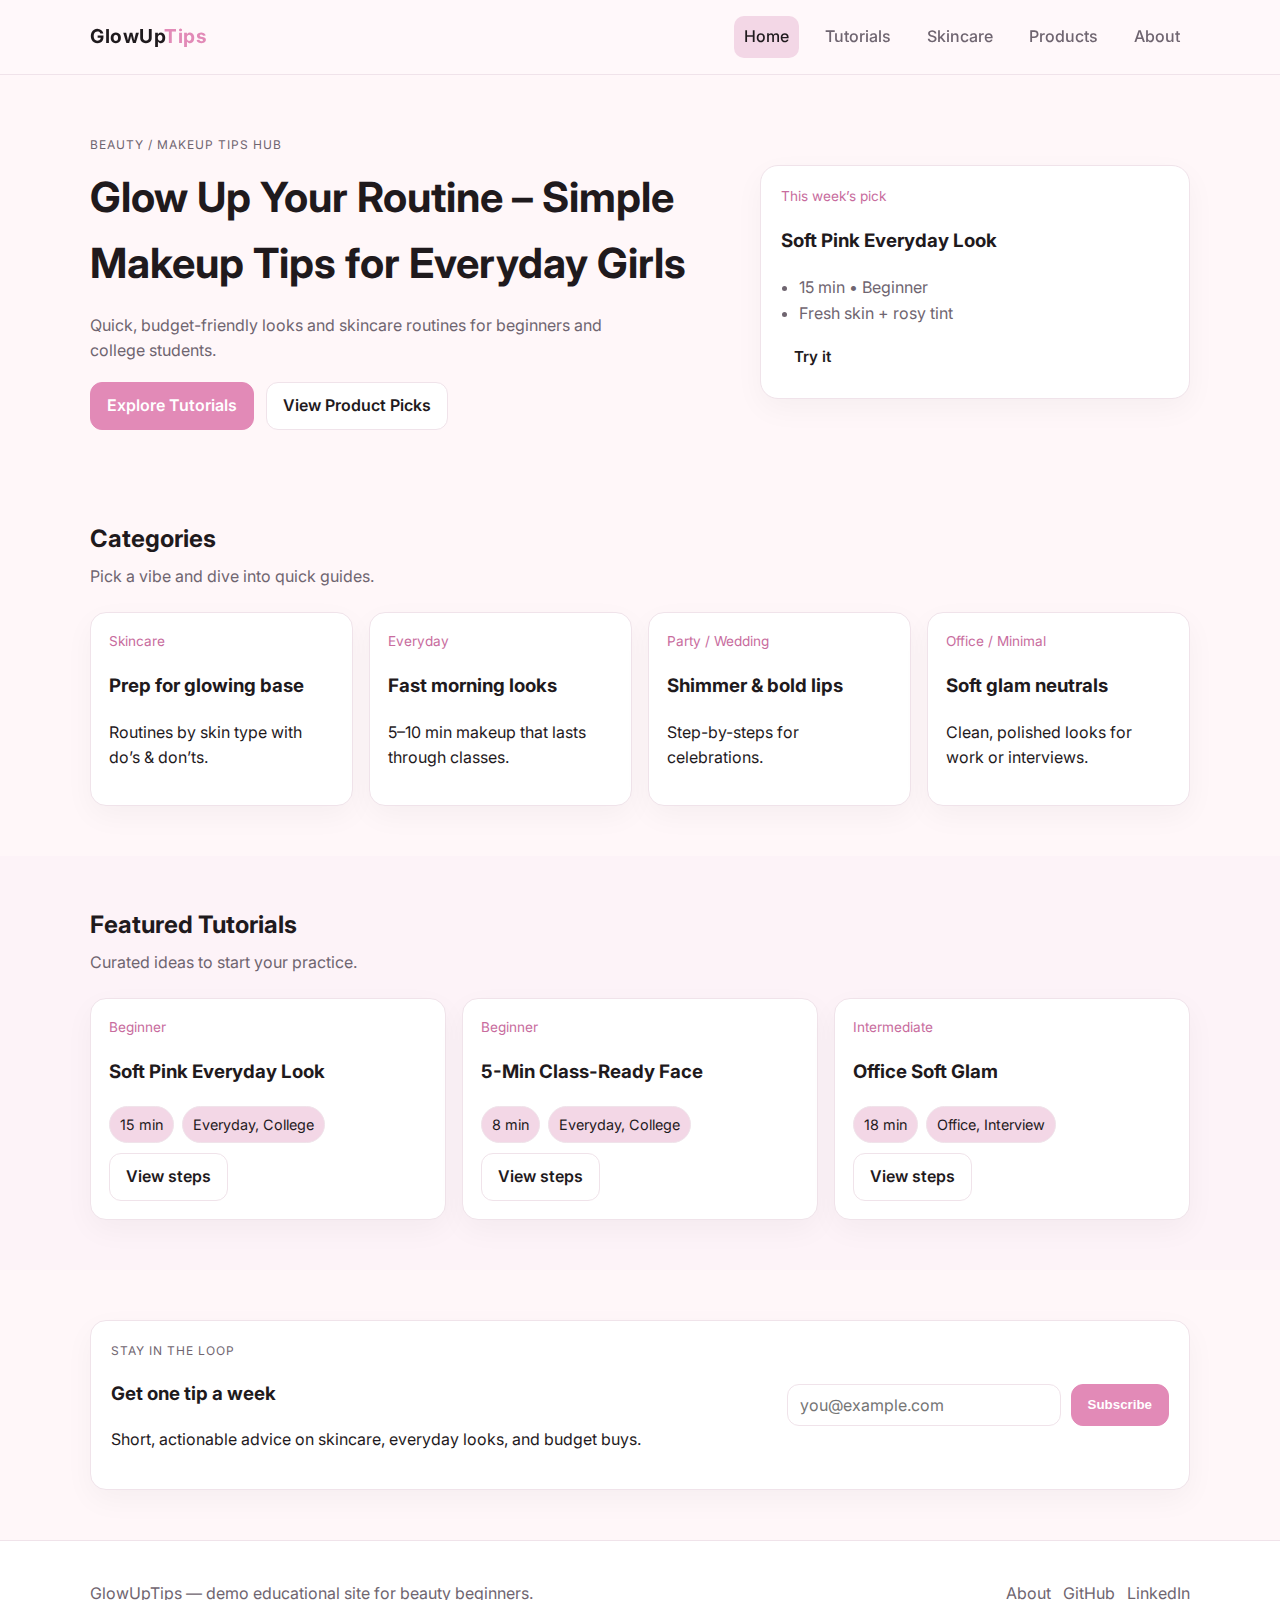
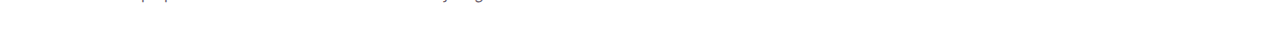
<file: beauty/index.html>
<!DOCTYPE html>
<html lang="en">
<head>
  <meta charset="UTF-8">
  <meta name="viewport" content="width=device-width, initial-scale=1.0">
  <title>Beauty Tips Hub | Glow Up Your Routine</title>
  <link rel="stylesheet" href="assets/css/styles.css">
</head>
<body>
  <header class="site-header">
    <div class="container header-inner">
      <div class="logo">GlowUp<span>Tips</span></div>
      <nav id="navbar" class="nav">
        <a href="index.html" class="active">Home</a>
        <a href="tutorials.html">Tutorials</a>
        <a href="tips.html">Skincare</a>
        <a href="products.html">Products</a>
        <a href="about.html">About</a>
      </nav>
      <button class="icon-btn" id="navToggle" aria-label="Toggle menu">☰</button>
    </div>
  </header>

  <main>
    <section class="hero">
      <div class="container hero-inner">
        <div class="hero-copy">
          <p class="eyebrow">Beauty / Makeup Tips Hub</p>
          <h1>Glow Up Your Routine – Simple Makeup Tips for Everyday Girls</h1>
          <p class="lead">Quick, budget-friendly looks and skincare routines for beginners and college students.</p>
          <div class="cta-row">
            <a class="btn primary" href="tutorials.html">Explore Tutorials</a>
            <a class="btn ghost" href="products.html">View Product Picks</a>
          </div>
        </div>
        <div class="hero-card">
          <p class="label">This week’s pick</p>
          <h3>Soft Pink Everyday Look</h3>
          <ul>
            <li>15 min • Beginner</li>
            <li>Fresh skin + rosy tint</li>
          </ul>
          <a class="btn small" href="tutorial.html?id=soft-pink-everyday">Try it</a>
        </div>
      </div>
    </section>

    <section class="section">
      <div class="container">
        <div class="section-heading">
          <h2>Categories</h2>
          <p>Pick a vibe and dive into quick guides.</p>
        </div>
        <div class="grid cards-4">
          <a class="card link-card" href="tips.html">
            <p class="label">Skincare</p>
            <h3>Prep for glowing base</h3>
            <p>Routines by skin type with do’s & don’ts.</p>
          </a>
          <a class="card link-card" href="tutorials.html?occasion=Everyday">
            <p class="label">Everyday</p>
            <h3>Fast morning looks</h3>
            <p>5–10 min makeup that lasts through classes.</p>
          </a>
          <a class="card link-card" href="tutorials.html?occasion=Party">
            <p class="label">Party / Wedding</p>
            <h3>Shimmer & bold lips</h3>
            <p>Step-by-steps for celebrations.</p>
          </a>
          <a class="card link-card" href="tutorials.html?occasion=Office">
            <p class="label">Office / Minimal</p>
            <h3>Soft glam neutrals</h3>
            <p>Clean, polished looks for work or interviews.</p>
          </a>
        </div>
      </div>
    </section>

    <section class="section muted">
      <div class="container">
        <div class="section-heading">
          <h2>Featured Tutorials</h2>
          <p>Curated ideas to start your practice.</p>
        </div>
        <div class="grid cards-3" id="featuredTutorials"></div>
      </div>
    </section>

    <section class="section">
      <div class="container newsletter">
        <div>
          <p class="eyebrow">Stay in the loop</p>
          <h3>Get one tip a week</h3>
          <p>Short, actionable advice on skincare, everyday looks, and budget buys.</p>
        </div>
        <form id="newsletterForm" class="newsletter-form">
          <input type="email" name="email" placeholder="you@example.com" required>
          <button class="btn primary" type="submit">Subscribe</button>
        </form>
      </div>
    </section>
  </main>

  <footer class="site-footer">
    <div class="container footer-inner">
      <p>GlowUpTips — demo educational site for beauty beginners.</p>
      <div class="footer-links">
        <a href="about.html">About</a>
        <a href="https://github.com/" target="_blank" rel="noreferrer">GitHub</a>
        <a href="https://www.linkedin.com/" target="_blank" rel="noreferrer">LinkedIn</a>
      </div>
    </div>
  </footer>

  <script src="assets/js/main.js"></script>
</body>
</html>
</file>
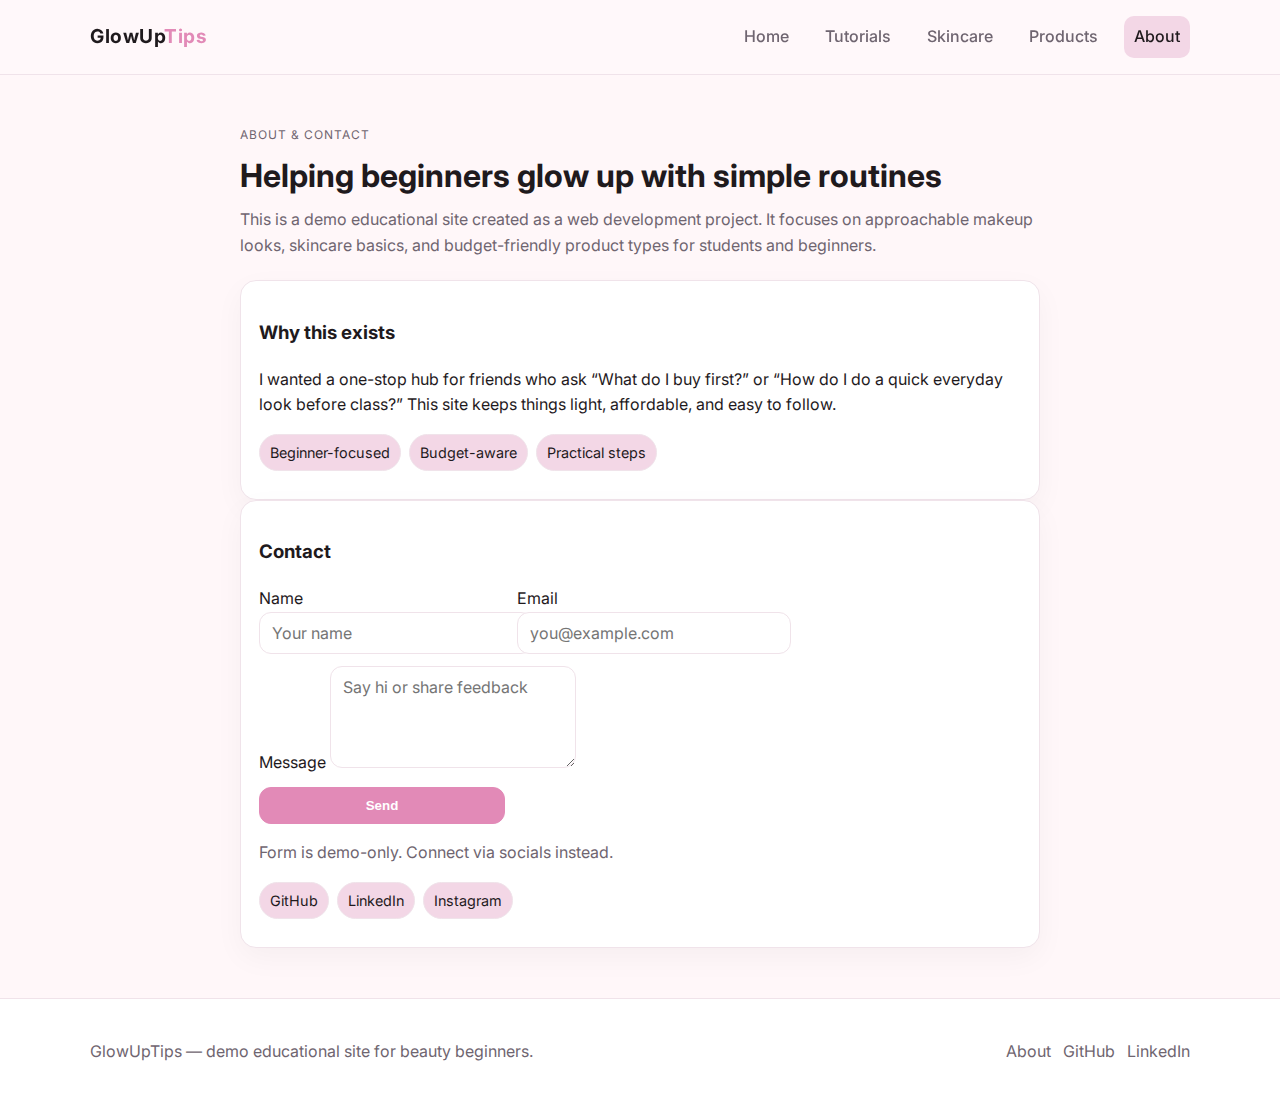
<file: beauty/about.html>
<!DOCTYPE html>
<html lang="en">
<head>
  <meta charset="UTF-8">
  <meta name="viewport" content="width=device-width, initial-scale=1.0">
  <title>About | GlowUpTips</title>
  <link rel="stylesheet" href="assets/css/styles.css">
</head>
<body>
  <header class="site-header">
    <div class="container header-inner">
      <div class="logo">GlowUp<span>Tips</span></div>
      <nav id="navbar" class="nav">
        <a href="index.html">Home</a>
        <a href="tutorials.html">Tutorials</a>
        <a href="tips.html">Skincare</a>
        <a href="products.html">Products</a>
        <a href="about.html" class="active">About</a>
      </nav>
      <button class="icon-btn" id="navToggle" aria-label="Toggle menu">☰</button>
    </div>
  </header>

  <main class="page">
    <section class="section">
      <div class="container narrow">
        <div class="section-heading">
          <p class="eyebrow">About & Contact</p>
          <h1>Helping beginners glow up with simple routines</h1>
          <p>This is a demo educational site created as a web development project. It focuses on approachable makeup looks, skincare basics, and budget-friendly product types for students and beginners.</p>
        </div>

        <div class="card">
          <h3>Why this exists</h3>
          <p>I wanted a one-stop hub for friends who ask “What do I buy first?” or “How do I do a quick everyday look before class?” This site keeps things light, affordable, and easy to follow.</p>
          <ul class="pill-row">
            <li class="chip">Beginner-focused</li>
            <li class="chip">Budget-aware</li>
            <li class="chip">Practical steps</li>
          </ul>
        </div>

        <div class="card">
          <h3>Contact</h3>
          <form class="form-grid">
            <label> Name <input type="text" name="name" placeholder="Your name" required> </label>
            <label> Email <input type="email" name="email" placeholder="you@example.com" required> </label>
            <label class="full"> Message <textarea name="message" rows="4" placeholder="Say hi or share feedback" required></textarea> </label>
            <button class="btn primary" type="submit">Send</button>
          </form>
          <p class="muted-text">Form is demo-only. Connect via socials instead.</p>
          <div class="pill-row">
            <a class="chip" href="https://github.com/" target="_blank" rel="noreferrer">GitHub</a>
            <a class="chip" href="https://www.linkedin.com/" target="_blank" rel="noreferrer">LinkedIn</a>
            <a class="chip" href="https://www.instagram.com/" target="_blank" rel="noreferrer">Instagram</a>
          </div>
        </div>
      </div>
    </section>
  </main>

  <footer class="site-footer">
    <div class="container footer-inner">
      <p>GlowUpTips — demo educational site for beauty beginners.</p>
      <div class="footer-links">
        <a href="about.html">About</a>
        <a href="https://github.com/" target="_blank" rel="noreferrer">GitHub</a>
        <a href="https://www.linkedin.com/" target="_blank" rel="noreferrer">LinkedIn</a>
      </div>
    </div>
  </footer>

  <script src="assets/js/main.js"></script>
</body>
</html>
</file>
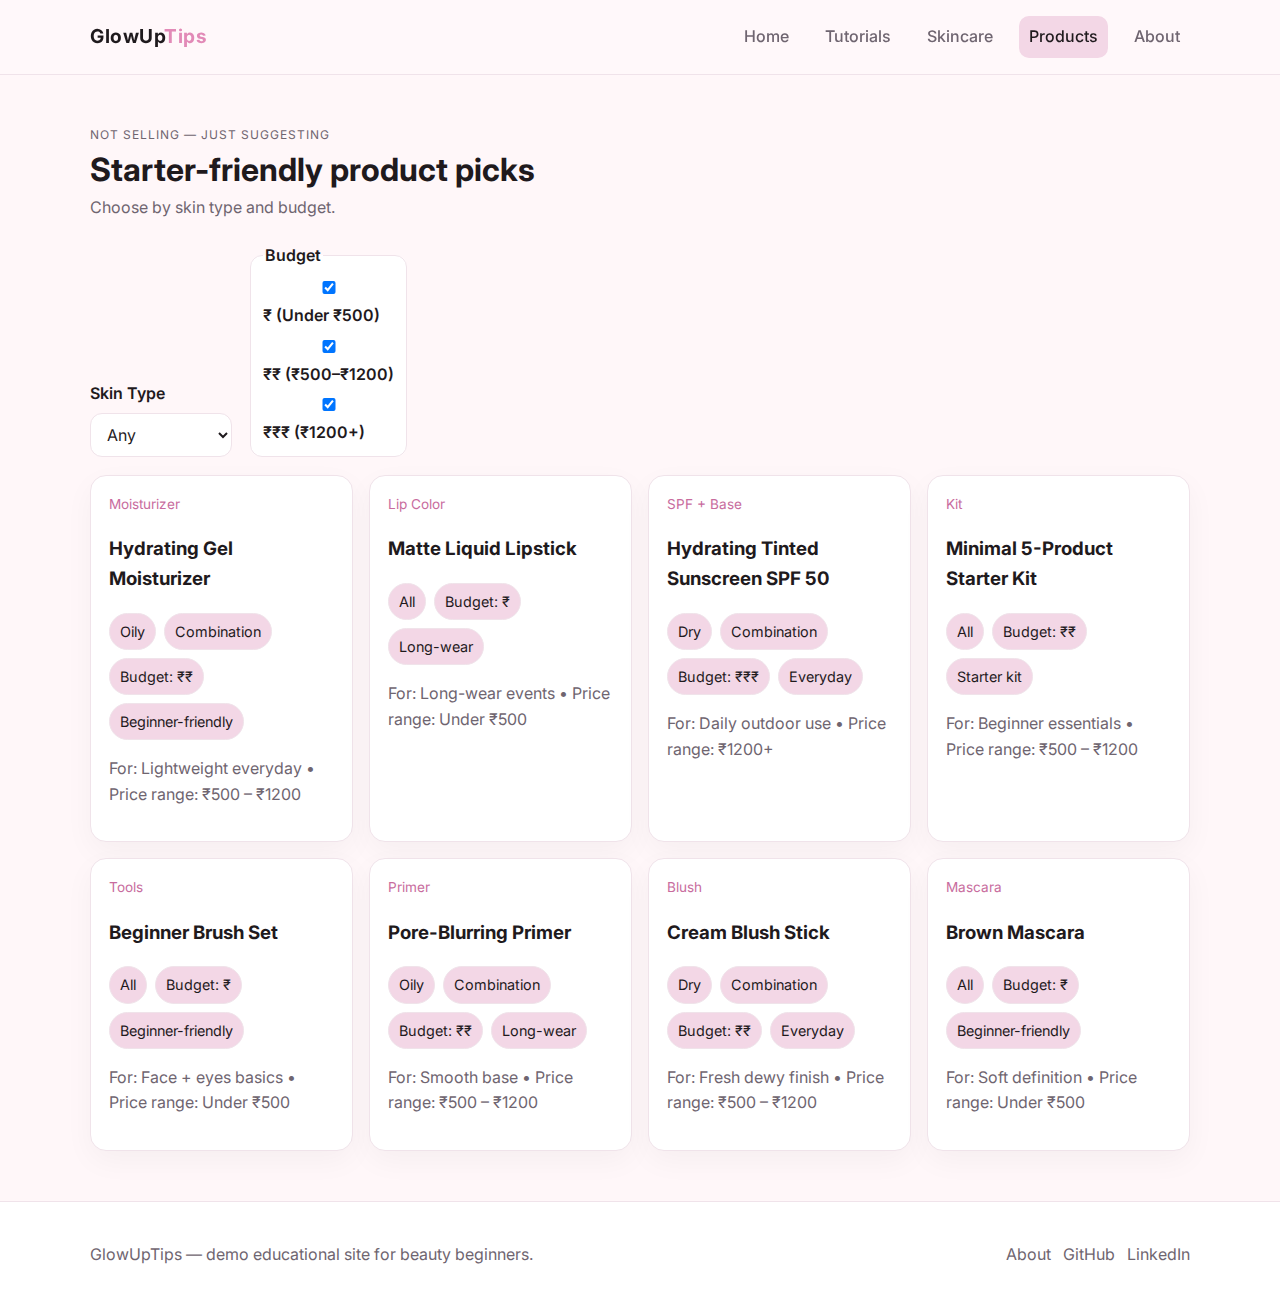
<file: beauty/products.html>
<!DOCTYPE html>
<html lang="en">
<head>
  <meta charset="UTF-8">
  <meta name="viewport" content="width=device-width, initial-scale=1.0">
  <title>Product Suggestions | GlowUpTips</title>
  <link rel="stylesheet" href="assets/css/styles.css">
</head>
<body>
  <header class="site-header">
    <div class="container header-inner">
      <div class="logo">GlowUp<span>Tips</span></div>
      <nav id="navbar" class="nav">
        <a href="index.html">Home</a>
        <a href="tutorials.html">Tutorials</a>
        <a href="tips.html">Skincare</a>
        <a href="products.html" class="active">Products</a>
        <a href="about.html">About</a>
      </nav>
      <button class="icon-btn" id="navToggle" aria-label="Toggle menu">☰</button>
    </div>
  </header>

  <main class="page">
    <section class="section">
      <div class="container">
        <div class="section-heading space-between">
          <div>
            <p class="eyebrow">Not selling — just suggesting</p>
            <h1>Starter-friendly product picks</h1>
            <p>Choose by skin type and budget.</p>
          </div>
        </div>

        <div class="filters">
          <label>
            Skin Type
            <select id="filterSkin">
              <option value="">Any</option>
              <option value="Oily">Oily</option>
              <option value="Dry">Dry</option>
              <option value="Combination">Combination</option>
              <option value="All">All</option>
            </select>
          </label>
          <fieldset class="budget-group">
            <legend>Budget</legend>
            <label><input type="checkbox" value="₹" checked> ₹ (Under ₹500)</label>
            <label><input type="checkbox" value="₹₹" checked> ₹₹ (₹500–₹1200)</label>
            <label><input type="checkbox" value="₹₹₹" checked> ₹₹₹ (₹1200+)</label>
          </fieldset>
        </div>

        <div class="grid cards-3" id="productGrid"></div>
        <p id="productEmpty" class="muted-text hidden">No products match those filters yet.</p>
      </div>
    </section>
  </main>

  <footer class="site-footer">
    <div class="container footer-inner">
      <p>GlowUpTips — demo educational site for beauty beginners.</p>
      <div class="footer-links">
        <a href="about.html">About</a>
        <a href="https://github.com/" target="_blank" rel="noreferrer">GitHub</a>
        <a href="https://www.linkedin.com/" target="_blank" rel="noreferrer">LinkedIn</a>
      </div>
    </div>
  </footer>

  <script src="assets/js/main.js"></script>
  <script src="assets/js/products.js"></script>
</body>
</html>
</file>
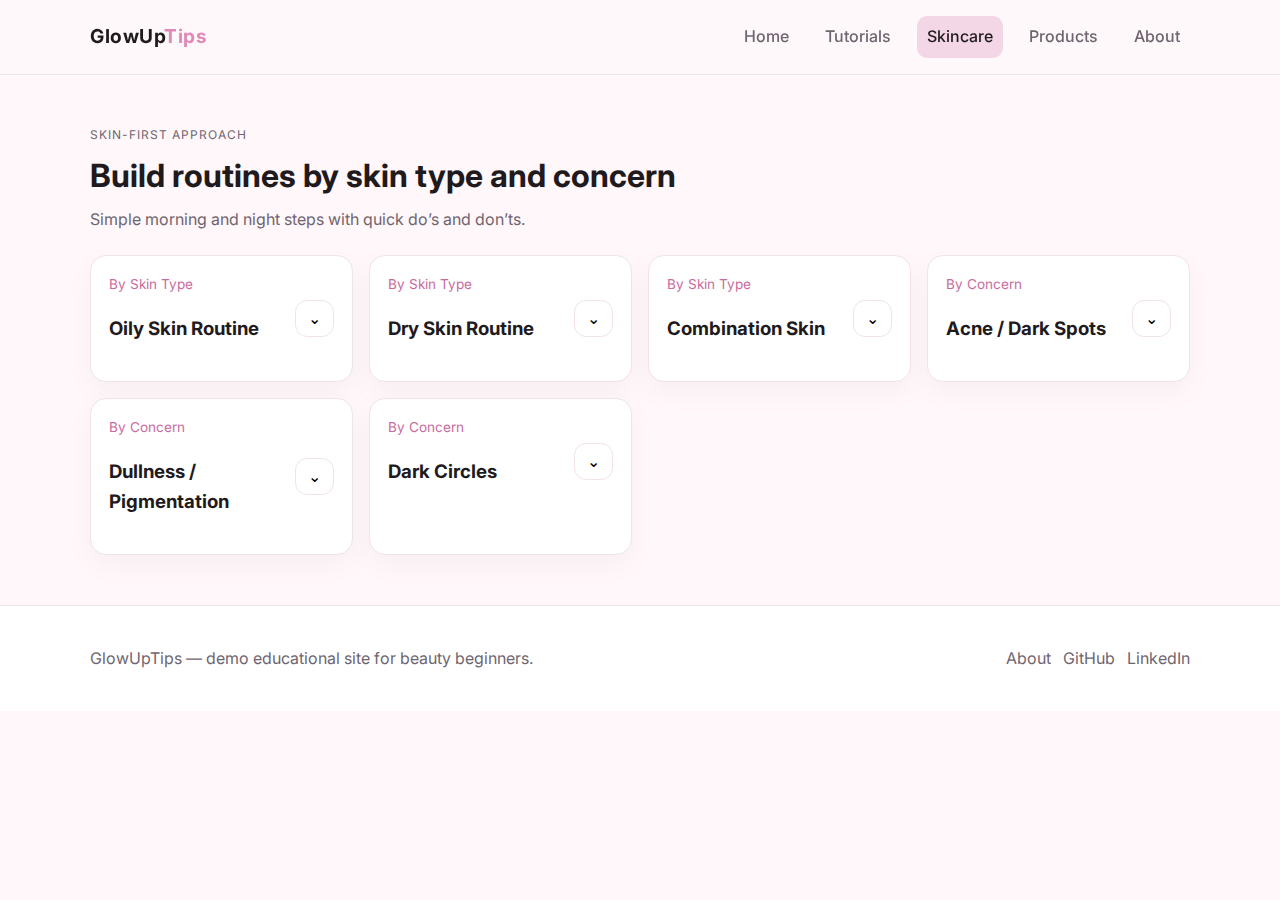
<file: beauty/tips.html>
<!DOCTYPE html>
<html lang="en">
<head>
  <meta charset="UTF-8">
  <meta name="viewport" content="width=device-width, initial-scale=1.0">
  <title>Skincare Tips | GlowUpTips</title>
  <link rel="stylesheet" href="assets/css/styles.css">
</head>
<body>
  <header class="site-header">
    <div class="container header-inner">
      <div class="logo">GlowUp<span>Tips</span></div>
      <nav id="navbar" class="nav">
        <a href="index.html">Home</a>
        <a href="tutorials.html">Tutorials</a>
        <a href="tips.html" class="active">Skincare</a>
        <a href="products.html">Products</a>
        <a href="about.html">About</a>
      </nav>
      <button class="icon-btn" id="navToggle" aria-label="Toggle menu">☰</button>
    </div>
  </header>

  <main class="page">
    <section class="section">
      <div class="container">
        <div class="section-heading">
          <p class="eyebrow">Skin-first approach</p>
          <h1>Build routines by skin type and concern</h1>
          <p>Simple morning and night steps with quick do’s and don’ts.</p>
        </div>
        <div class="grid cards-3" id="tipsGrid">
          <!-- Cards inserted via JS -->
        </div>
      </div>
    </section>
  </main>

  <footer class="site-footer">
    <div class="container footer-inner">
      <p>GlowUpTips — demo educational site for beauty beginners.</p>
      <div class="footer-links">
        <a href="about.html">About</a>
        <a href="https://github.com/" target="_blank" rel="noreferrer">GitHub</a>
        <a href="https://www.linkedin.com/" target="_blank" rel="noreferrer">LinkedIn</a>
      </div>
    </div>
  </footer>

  <script src="assets/js/main.js"></script>
  <script>
    const tipsData = [
      {
        title: "Oily Skin Routine",
        tag: "By Skin Type",
        morning: ["Gel cleanser", "Oil-free moisturizer", "Broad spectrum SPF"],
        night: ["Double cleanse", "Niacinamide serum", "Light gel moisturizer"],
        dos: ["Use non-comedogenic products", "Blot paper over powder for touch-ups"],
        donts: ["Skip moisturizer", "Use harsh scrubs daily"]
      },
      {
        title: "Dry Skin Routine",
        tag: "By Skin Type",
        morning: ["Cream cleanser", "Hydrating toner", "Ceramide moisturizer + SPF"],
        night: ["Gentle cleanse", "Hyaluronic serum on damp skin", "Rich moisturizer or sleeping mask"],
        dos: ["Layer hydration", "Use lukewarm water"],
        donts: ["Overuse foaming cleansers", "Sleep without sealing moisture"]
      },
      {
        title: "Combination Skin",
        tag: "By Skin Type",
        morning: ["Gentle cleanser", "Light moisturizer", "SPF 50"],
        night: ["Target T-zone with BHA 2–3x/week", "Hydrating serum", "Gel cream"],
        dos: ["Spot treat oily areas", "Balance not strip"],
        donts: ["Apply heavy oils on T-zone", "Ignore SPF on cloudy days"]
      },
      {
        title: "Acne / Dark Spots",
        tag: "By Concern",
        morning: ["Salicylic cleanser", "Light moisturizer", "SPF (mandatory)"],
        night: ["BHA toner 2–3x/week", "Azelaic acid or niacinamide", "Oil-free moisturizer"],
        dos: ["Patch test actives", "Change pillowcases often"],
        donts: ["Pick at blemishes", "Layer too many actives at once"]
      },
      {
        title: "Dullness / Pigmentation",
        tag: "By Concern",
        morning: ["Gentle cleanse", "Vitamin C serum", "Moisturizer + SPF"],
        night: ["Cleanse", "AHA serum 2–3x/week", "Barrier-support cream"],
        dos: ["Introduce actives slowly", "Use SPF daily"],
        donts: ["Combine strong acids in one routine", "Skip moisture"]
      },
      {
        title: "Dark Circles",
        tag: "By Concern",
        morning: ["Cool compress", "Hydrating eye gel", "SPF around eyes"],
        night: ["Cleanse", "Caffeine or peptide eye serum", "Moisturizer"],
        dos: ["Sleep and hydrate", "Use sunscreen near eyes"],
        donts: ["Rub eyes when removing makeup", "Apply strong retinoids without guidance"]
      }
    ];

    const tipsGrid = document.getElementById("tipsGrid");
    tipsData.forEach(tip => {
      const card = document.createElement("article");
      card.className = "card collapsible";
      card.innerHTML = `
        <div class="card-header">
          <div>
            <p class="label">${tip.tag}</p>
            <h3>${tip.title}</h3>
          </div>
          <button class="icon-btn" aria-label="Toggle section">⌄</button>
        </div>
        <div class="card-body">
          <div class="pill-row"><span class="pill">Morning</span>${tip.morning.map(m => `<span class="chip">${m}</span>`).join("")}</div>
          <div class="pill-row"><span class="pill">Night</span>${tip.night.map(m => `<span class="chip">${m}</span>`).join("")}</div>
          <p><strong>Do’s:</strong> ${tip.dos.join("; ")}.</p>
          <p><strong>Don’ts:</strong> ${tip.donts.join("; ")}.</p>
        </div>
      `;
      card.querySelector(".icon-btn").addEventListener("click", () => {
        card.classList.toggle("open");
      });
      tipsGrid.appendChild(card);
    });
  </script>
</body>
</html>
</file>
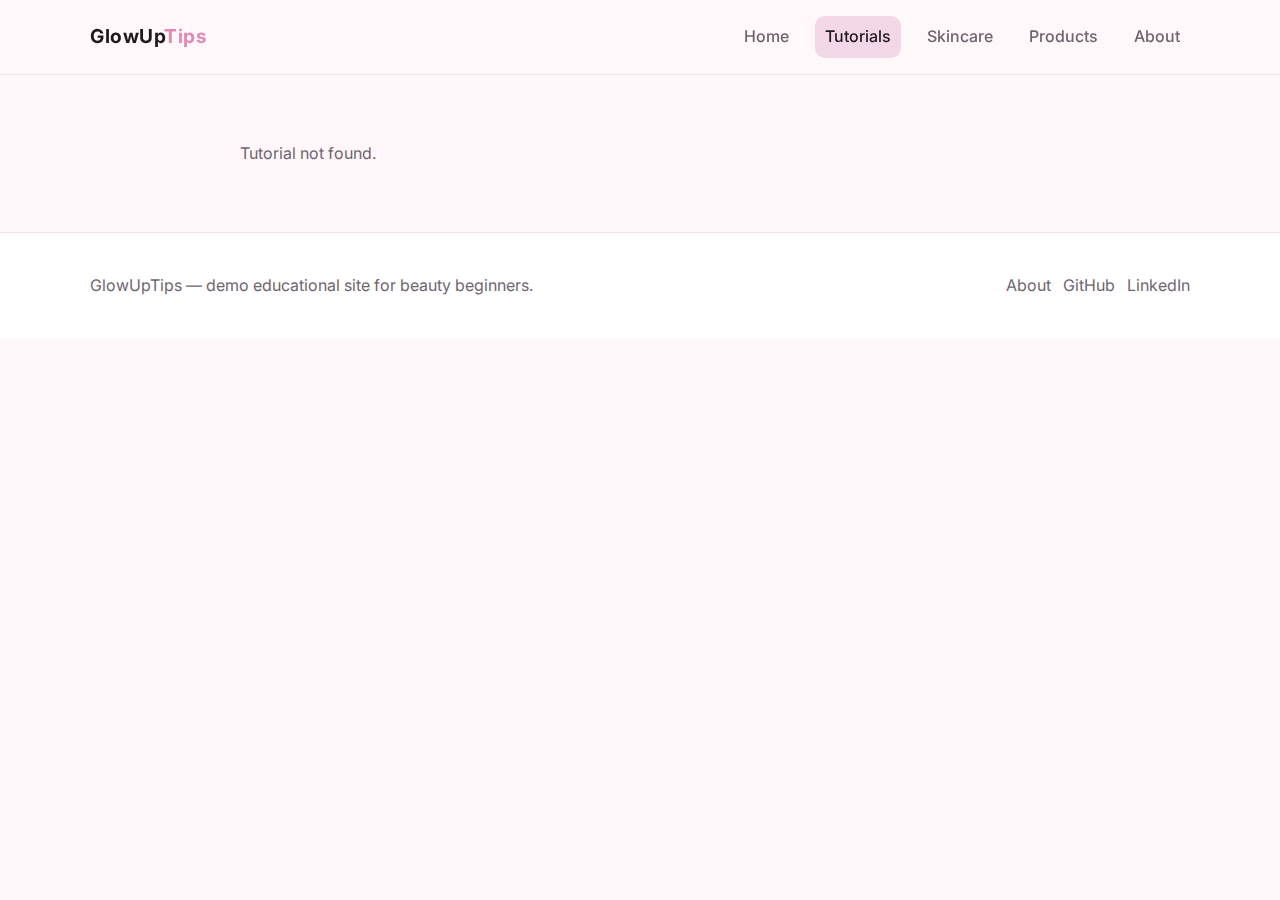
<file: beauty/tutorial.html>
<!DOCTYPE html>
<html lang="en">
<head>
  <meta charset="UTF-8">
  <meta name="viewport" content="width=device-width, initial-scale=1.0">
  <title>Tutorial | GlowUpTips</title>
  <link rel="stylesheet" href="assets/css/styles.css">
</head>
<body>
  <header class="site-header">
    <div class="container header-inner">
      <div class="logo">GlowUp<span>Tips</span></div>
      <nav id="navbar" class="nav">
        <a href="index.html">Home</a>
        <a href="tutorials.html" class="active">Tutorials</a>
        <a href="tips.html">Skincare</a>
        <a href="products.html">Products</a>
        <a href="about.html">About</a>
      </nav>
      <button class="icon-btn" id="navToggle" aria-label="Toggle menu">☰</button>
    </div>
  </header>

  <main class="page">
    <section class="section">
      <div class="container narrow" id="tutorialContent">
        <p class="muted-text">Loading tutorial...</p>
      </div>
    </section>
  </main>

  <footer class="site-footer">
    <div class="container footer-inner">
      <p>GlowUpTips — demo educational site for beauty beginners.</p>
      <div class="footer-links">
        <a href="about.html">About</a>
        <a href="https://github.com/" target="_blank" rel="noreferrer">GitHub</a>
        <a href="https://www.linkedin.com/" target="_blank" rel="noreferrer">LinkedIn</a>
      </div>
    </div>
  </footer>

  <script src="assets/js/main.js"></script>
  <script src="assets/js/tutorials.js"></script>
</body>
</html>
</file>
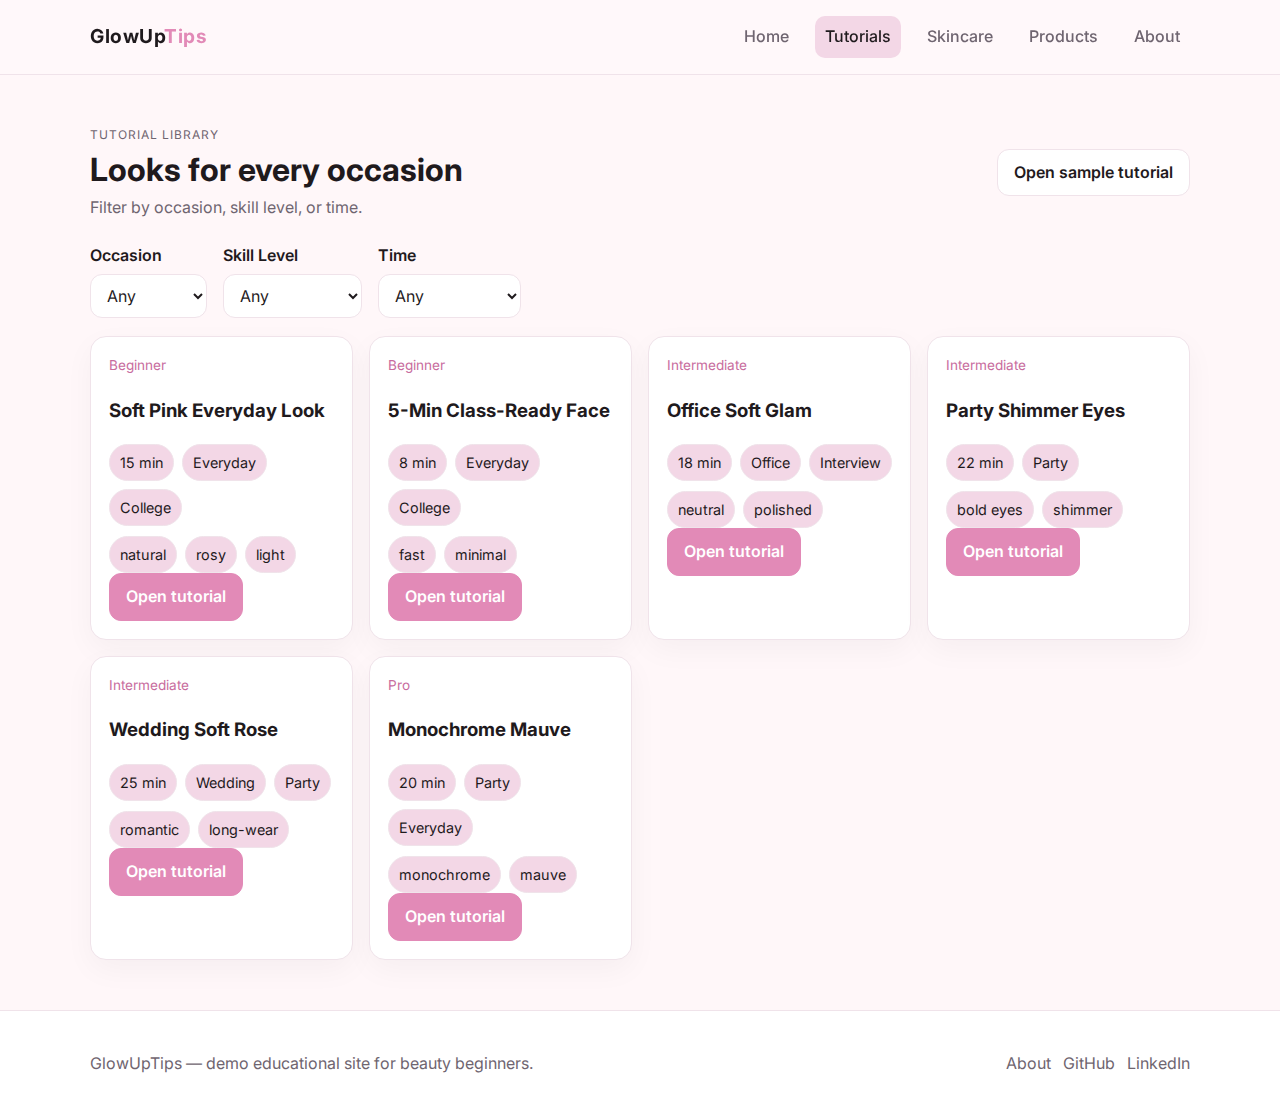
<file: beauty/tutorials.html>
<!DOCTYPE html>
<html lang="en">
<head>
  <meta charset="UTF-8">
  <meta name="viewport" content="width=device-width, initial-scale=1.0">
  <title>Tutorials | GlowUpTips</title>
  <link rel="stylesheet" href="assets/css/styles.css">
</head>
<body>
  <header class="site-header">
    <div class="container header-inner">
      <div class="logo">GlowUp<span>Tips</span></div>
      <nav id="navbar" class="nav">
        <a href="index.html">Home</a>
        <a href="tutorials.html" class="active">Tutorials</a>
        <a href="tips.html">Skincare</a>
        <a href="products.html">Products</a>
        <a href="about.html">About</a>
      </nav>
      <button class="icon-btn" id="navToggle" aria-label="Toggle menu">☰</button>
    </div>
  </header>

  <main class="page">
    <section class="section">
      <div class="container">
        <div class="section-heading space-between">
          <div>
            <p class="eyebrow">Tutorial Library</p>
            <h1>Looks for every occasion</h1>
            <p>Filter by occasion, skill level, or time.</p>
          </div>
          <a class="btn ghost" href="tutorial.html?id=soft-pink-everyday">Open sample tutorial</a>
        </div>

        <div class="filters">
          <label>
            Occasion
            <select id="filterOccasion">
              <option value="">Any</option>
              <option value="Everyday">Everyday</option>
              <option value="Party">Party</option>
              <option value="Wedding">Wedding</option>
              <option value="Office">Office</option>
              <option value="College">College</option>
            </select>
          </label>
          <label>
            Skill Level
            <select id="filterSkill">
              <option value="">Any</option>
              <option value="Beginner">Beginner</option>
              <option value="Intermediate">Intermediate</option>
              <option value="Pro">Pro</option>
            </select>
          </label>
          <label>
            Time
            <select id="filterTime">
              <option value="">Any</option>
              <option value="under10">Under 10 min</option>
              <option value="10to20">10–20 min</option>
              <option value="20plus">20+ min</option>
            </select>
          </label>
        </div>

        <div class="grid cards-3" id="tutorialGrid"></div>
        <p id="tutorialEmpty" class="muted-text hidden">No tutorials match those filters yet.</p>
      </div>
    </section>
  </main>

  <footer class="site-footer">
    <div class="container footer-inner">
      <p>GlowUpTips — demo educational site for beauty beginners.</p>
      <div class="footer-links">
        <a href="about.html">About</a>
        <a href="https://github.com/" target="_blank" rel="noreferrer">GitHub</a>
        <a href="https://www.linkedin.com/" target="_blank" rel="noreferrer">LinkedIn</a>
      </div>
    </div>
  </footer>

  <script src="assets/js/main.js"></script>
  <script src="assets/js/tutorials.js"></script>
</body>
</html>
</file>
<file: beauty/assets/css/styles.css>
@import url('https://fonts.googleapis.com/css2?family=Inter:wght@400;500;600;700&display=swap');

:root {
  --bg: #fff7f9;
  --surface: #ffffff;
  --text: #1f1a1d;
  --muted: #6f6570;
  --primary: #e28ab7;
  --primary-dark: #c86c9e;
  --accent: #f3d7e6;
  --border: #f0e3ea;
  --shadow: 0 10px 30px rgba(0, 0, 0, 0.04);
}

* { box-sizing: border-box; }

body {
  margin: 0;
  font-family: 'Inter', system-ui, -apple-system, sans-serif;
  background: var(--bg);
  color: var(--text);
  line-height: 1.6;
}

a { color: inherit; text-decoration: none; }

.container {
  width: min(1100px, 92vw);
  margin: 0 auto;
}

.narrow { width: min(800px, 92vw); }

.site-header {
  position: sticky;
  top: 0;
  z-index: 10;
  background: rgba(255, 247, 249, 0.9);
  backdrop-filter: blur(10px);
  border-bottom: 1px solid var(--border);
}

.header-inner {
  display: flex;
  align-items: center;
  justify-content: space-between;
  padding: 16px 0;
}

.logo {
  font-weight: 700;
  font-size: 1.2rem;
  letter-spacing: 0.5px;
}

.logo span { color: var(--primary); }

.nav {
  display: flex;
  gap: 16px;
  align-items: center;
}

.nav a {
  padding: 8px 10px;
  border-radius: 10px;
  font-weight: 500;
  color: var(--muted);
}

.nav a.active, .nav a:hover {
  background: var(--accent);
  color: var(--text);
}

.icon-btn {
  display: none;
  border: 1px solid var(--border);
  background: var(--surface);
  border-radius: 12px;
  padding: 8px 12px;
  cursor: pointer;
  font-size: 1rem;
}

.hero {
  padding: 60px 0 40px;
}

.hero-inner {
  display: grid;
  gap: 24px;
  grid-template-columns: 1.2fr 0.8fr;
  align-items: center;
}

.hero-copy h1 { margin: 10px 0; font-size: clamp(1.8rem, 4vw, 2.6rem); }
.lead { color: var(--muted); max-width: 540px; }
.eyebrow { text-transform: uppercase; letter-spacing: 1px; font-size: 0.75rem; color: var(--muted); margin: 0; }

.cta-row { display: flex; gap: 12px; margin-top: 18px; flex-wrap: wrap; }

.hero-card {
  background: var(--surface);
  border: 1px solid var(--border);
  box-shadow: var(--shadow);
  padding: 20px;
  border-radius: 18px;
}

.hero-card ul { padding-left: 18px; margin: 10px 0; color: var(--muted); }
.label { font-size: 0.85rem; color: var(--primary-dark); margin: 0; }

.section {
  padding: 50px 0;
}

.section-heading {
  display: flex;
  flex-direction: column;
  gap: 6px;
  margin-bottom: 22px;
}

.section-heading h1, .section-heading h2 { margin: 0; }
.section-heading p { margin: 0; color: var(--muted); }
.section-heading.space-between { flex-direction: row; align-items: center; justify-content: space-between; }

.grid {
  display: grid;
  gap: 16px;
}

.cards-4 { grid-template-columns: repeat(auto-fit, minmax(210px, 1fr)); }
.cards-3 { grid-template-columns: repeat(auto-fit, minmax(240px, 1fr)); }

.card {
  background: var(--surface);
  border: 1px solid var(--border);
  border-radius: 16px;
  padding: 18px;
  box-shadow: var(--shadow);
}

.link-card { transition: transform 0.1s ease, box-shadow 0.1s ease; }
.link-card:hover { transform: translateY(-2px); box-shadow: 0 12px 28px rgba(0,0,0,0.06); }

.btn {
  display: inline-flex;
  align-items: center;
  justify-content: center;
  gap: 8px;
  padding: 10px 16px;
  border-radius: 12px;
  border: 1px solid transparent;
  cursor: pointer;
  font-weight: 600;
}

.btn.primary { background: var(--primary); color: #fff; border-color: var(--primary); }
.btn.primary:hover { background: var(--primary-dark); }
.btn.ghost { background: var(--surface); color: var(--text); border-color: var(--border); }
.btn.small { padding: 8px 12px; font-size: 0.95rem; }

.muted { background: #fdf3f8; }
.muted-text { color: var(--muted); }
.hidden { display: none; }

.filters {
  display: flex;
  gap: 16px;
  flex-wrap: wrap;
  align-items: flex-end;
  margin-bottom: 18px;
}

.filters label, .budget-group {
  display: flex;
  flex-direction: column;
  gap: 6px;
  font-weight: 600;
  color: var(--text);
}

select, input, textarea {
  border: 1px solid var(--border);
  border-radius: 12px;
  padding: 10px 12px;
  font-size: 1rem;
  font-family: inherit;
  background: #fff;
  color: var(--text);
}

select option {
  color: var(--text);
  background: #fff;
}

.budget-group {
  border: 1px solid var(--border);
  border-radius: 12px;
  padding: 10px 12px;
  background: #fff;
  gap: 8px;
}

.tutorial-meta, .pill-row {
  display: flex;
  flex-wrap: wrap;
  gap: 8px;
  margin: 10px 0;
  padding: 0;
  list-style: none;
}

.pill, .chip {
  display: inline-flex;
  align-items: center;
  gap: 6px;
  padding: 6px 10px;
  border-radius: 999px;
  background: var(--accent);
  color: var(--text);
  font-size: 0.9rem;
  border: 1px solid var(--border);
}

.card-header {
  display: flex;
  align-items: center;
  justify-content: space-between;
  gap: 12px;
}

.card.collapsible .card-body { display: none; margin-top: 10px; }
.card.collapsible.open .card-body { display: block; }
.card.collapsible .icon-btn { display: inline-flex; }

.newsletter {
  background: #fff;
  border: 1px solid var(--border);
  border-radius: 16px;
  padding: 20px;
  display: grid;
  gap: 16px;
  grid-template-columns: 2fr 1fr;
  align-items: center;
  box-shadow: var(--shadow);
}

.newsletter-form { display: flex; gap: 10px; }
.newsletter-form input { flex: 1; }

.site-footer {
  border-top: 1px solid var(--border);
  padding: 24px 0;
  background: #fff;
}

.footer-inner {
  display: flex;
  align-items: center;
  justify-content: space-between;
  gap: 12px;
  color: var(--muted);
}

.footer-links { display: flex; gap: 12px; }

.form-grid {
  display: grid;
  gap: 12px;
  grid-template-columns: repeat(auto-fit, minmax(220px, 1fr));
}
.form-grid .full { grid-column: 1 / -1; }

.tutorial-steps {
  list-style: decimal;
  padding-left: 20px;
}

.tag-row { display: flex; gap: 8px; flex-wrap: wrap; }

@media (max-width: 820px) {
  .hero-inner { grid-template-columns: 1fr; }
  .newsletter { grid-template-columns: 1fr; }
  .section-heading.space-between { flex-direction: column; align-items: flex-start; gap: 12px; }
}

@media (max-width: 640px) {
  .nav { display: none; position: absolute; top: 64px; right: 4vw; background: #fff; padding: 12px; border-radius: 12px; box-shadow: var(--shadow); flex-direction: column; }
  .nav.open { display: flex; }
  .icon-btn { display: inline-flex; }
  .newsletter-form { flex-direction: column; }
}
</file>
